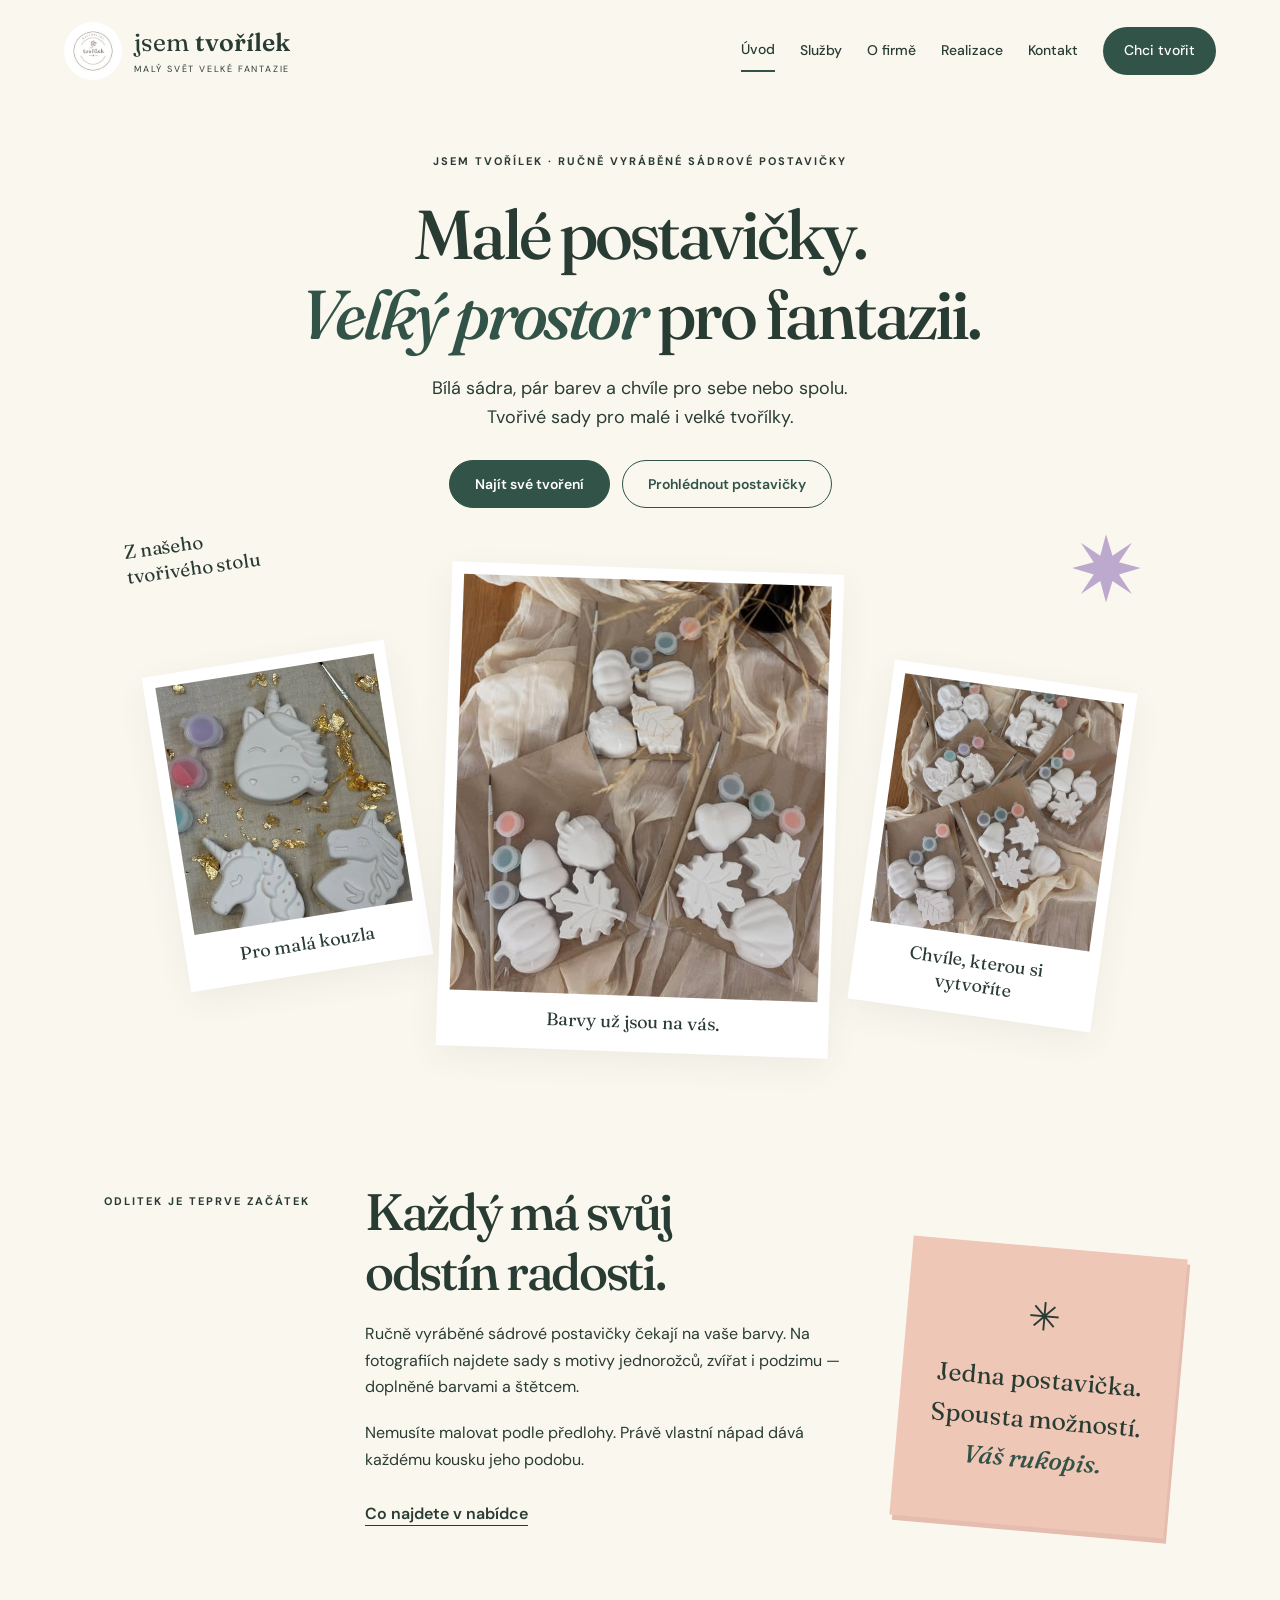
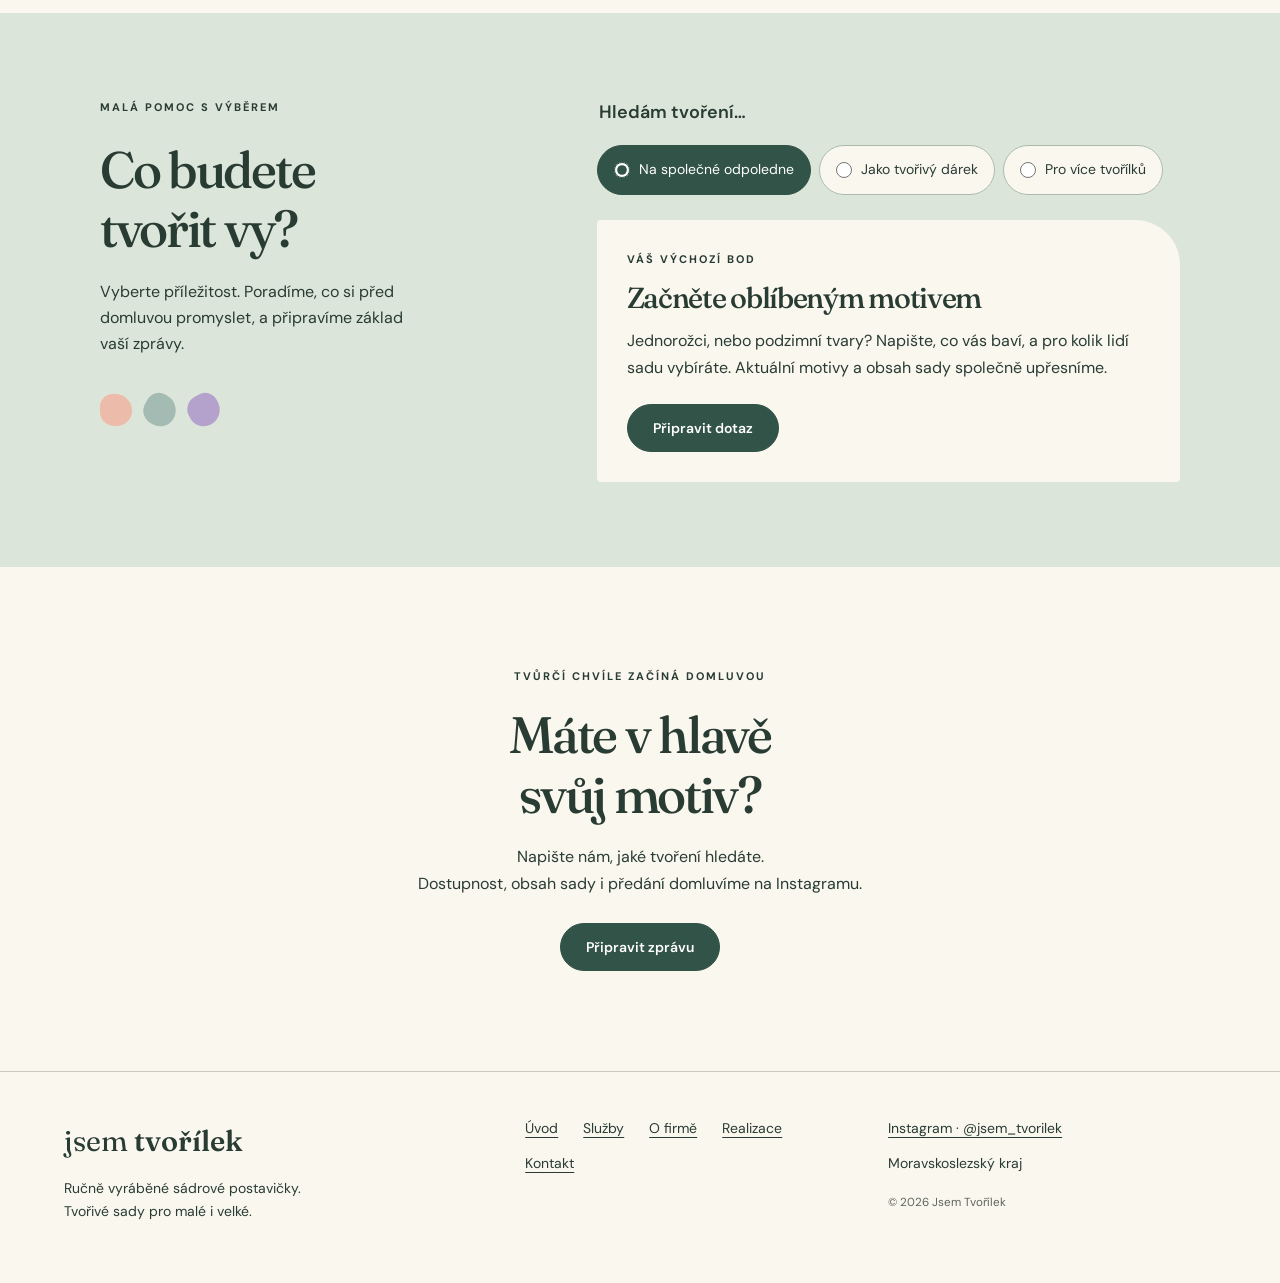
<file: index.html>
<!doctype html><html lang="cs"><head><meta charset="utf-8"><meta name="viewport" content="width=device-width,initial-scale=1"><title>Ručně vyráběné sádrové postavičky | Jsem Tvořílek</title><meta name="description" content="Tvořivé sady Jsem Tvořílek pro malé i velké. Prohlédněte si skutečné sádrové postavičky a připravte dotaz na Instagram."><meta name="theme-color" content="#faf7ef"><link rel="icon" href="/favicon.svg" type="image/svg+xml"><link rel="stylesheet" href="/style.css"><script src="/app.js" defer></script></head><body><a class="skip" href="#obsah">Přeskočit na obsah</a><header><a class="brand" href="/" aria-label="Jsem Tvořílek — úvod"><img src="/logo.jpg" width="58" height="58" alt=""><span>jsem <strong>tvořílek</strong><small>MALÝ SVĚT VELKÉ FANTAZIE</small></span></a><button class="menu-toggle" type="button" aria-expanded="false" aria-controls="navigation">Menu <span aria-hidden="true">☰</span></button><nav id="navigation" aria-label="Hlavní navigace"><a href="/" aria-current="page">Úvod</a><a href="/sluzby/" >Služby</a><a href="/o-firme/" >O firmě</a><a href="/realizace/" >Realizace</a><a href="/kontakt/" >Kontakt</a><a href="/kontakt/" class="nav-cta">Chci tvořit</a></nav></header><main id="obsah"><section class="hero"><span class="eyebrow">JSEM TVOŘÍLEK · RUČNĚ VYRÁBĚNÉ SÁDROVÉ POSTAVIČKY</span><h1>Malé postavičky. <br><em>Velký prostor</em> pro fantazii.</h1><p>Bílá sádra, pár barev a chvíle pro sebe nebo spolu. <br>Tvořivé sady pro malé i velké tvořílky.</p><div class="actions"><a class="button " href="/#vyber">Najít své tvoření</a><a class="button outline" href="/realizace/">Prohlédnout postavičky</a></div><div class="photo-table"><figure class="snap snap-one"><img class="" src="/jednorozci.jpg" alt="Sádroví jednorožci s barvami a štětcem od Tvořílka" width="640" height="640" loading="lazy"><figcaption>Pro malá kouzla</figcaption></figure><figure class="snap snap-main"><img class="" src="/podzim.jpg" alt="Originální podzimní sady s dýněmi, žaludy a listy" width="640" height="640" loading="lazy"><figcaption>Barvy už jsou na vás.</figcaption></figure><figure class="snap snap-three"><img class="" src="/sady.jpg" alt="Výběr skutečných tvořivých sad značky Jsem Tvořílek" width="640" height="640" loading="lazy"><figcaption>Chvíle, kterou si vytvoříte</figcaption></figure><span class="table-star"><svg aria-hidden="true" viewBox="0 0 100 100"><path d="M50 3 59 33 86 15 68 42 98 50 68 59 86 86 59 68 50 98 42 68 15 86 33 59 3 50 33 42 15 15 42 33Z" fill="currentColor"/></svg></span><span class="note">Z našeho <br>tvořivého stolu</span></div></section><section class="intro section"><span class="eyebrow">ODLITEK JE TEPRVE ZAČÁTEK</span><div><h2>Každý má svůj <br>odstín radosti.</h2><p>Ručně vyráběné sádrové postavičky čekají na vaše barvy. Na fotografiích najdete sady s motivy jednorožců, zvířat i podzimu — doplněné barvami a štětcem.</p><p>Nemusíte malovat podle předlohy. Právě vlastní nápad dává každému kousku jeho podobu.</p><a class="text-link" href="/sluzby/">Co najdete v nabídce</a></div><aside class="paper-note"><span aria-hidden="true">✳</span><p>Jedna postavička. <br>Spousta možností. <br><em>Váš rukopis.</em></p></aside></section><section class="chooser section" id="vyber"><div class="choose-intro"><span class="eyebrow">MALÁ POMOC S VÝBĚREM</span><h2>Co budete <br>tvořit vy?</h2><p>Vyberte příležitost. Poradíme, co si před domluvou promyslet, a připravíme základ vaší zprávy.</p><span class="swatches" aria-hidden="true"><i></i><i></i><i></i></span></div><div class="choose-work"><fieldset><legend>Hledám tvoření…</legend><label><input type="radio" name="occasion" value="doma" checked><span>Na společné odpoledne</span></label><label><input type="radio" name="occasion" value="darek"><span>Jako tvořivý dárek</span></label><label><input type="radio" name="occasion" value="skupina"><span>Pro více tvořílků</span></label></fieldset><div class="recommendation" aria-live="polite"><span class="eyebrow">VÁŠ VÝCHOZÍ BOD</span><h3 id="rec-title">Začněte oblíbeným motivem</h3><p id="rec-text">Jednorožci, nebo podzimní tvary? Napište, co vás baví, a pro kolik lidí sadu vybíráte. Aktuální motivy a obsah sady společně upřesníme.</p><a id="rec-link" class="button" href="/kontakt/?prilezitost=doma">Připravit dotaz</a></div></div></section><section class="closing section"><span class="eyebrow">TVŮRČÍ CHVÍLE ZAČÍNÁ DOMLUVOU</span><h2>Máte v hlavě <br>svůj motiv?</h2><p>Napište nám, jaké tvoření hledáte. <br>Dostupnost, obsah sady i předání domluvíme na Instagramu.</p><a class="button " href="/kontakt/">Připravit zprávu</a></section></main><footer><div class="footer-brand">jsem <strong>tvořílek</strong><p>Ručně vyráběné sádrové postavičky. <br>Tvořivé sady pro malé i velké.</p></div><div class="footer-links"><a href="/">Úvod</a><a href="/sluzby/">Služby</a><a href="/o-firme/">O firmě</a><a href="/realizace/">Realizace</a><a href="/kontakt/">Kontakt</a></div><div><a href="https://www.instagram.com/jsem_tvorilek/" target="_blank" rel="noopener">Instagram · @jsem_tvorilek</a><p>Moravskoslezský kraj</p><small>© 2026 Jsem Tvořílek</small></div></footer></body></html>
</file>
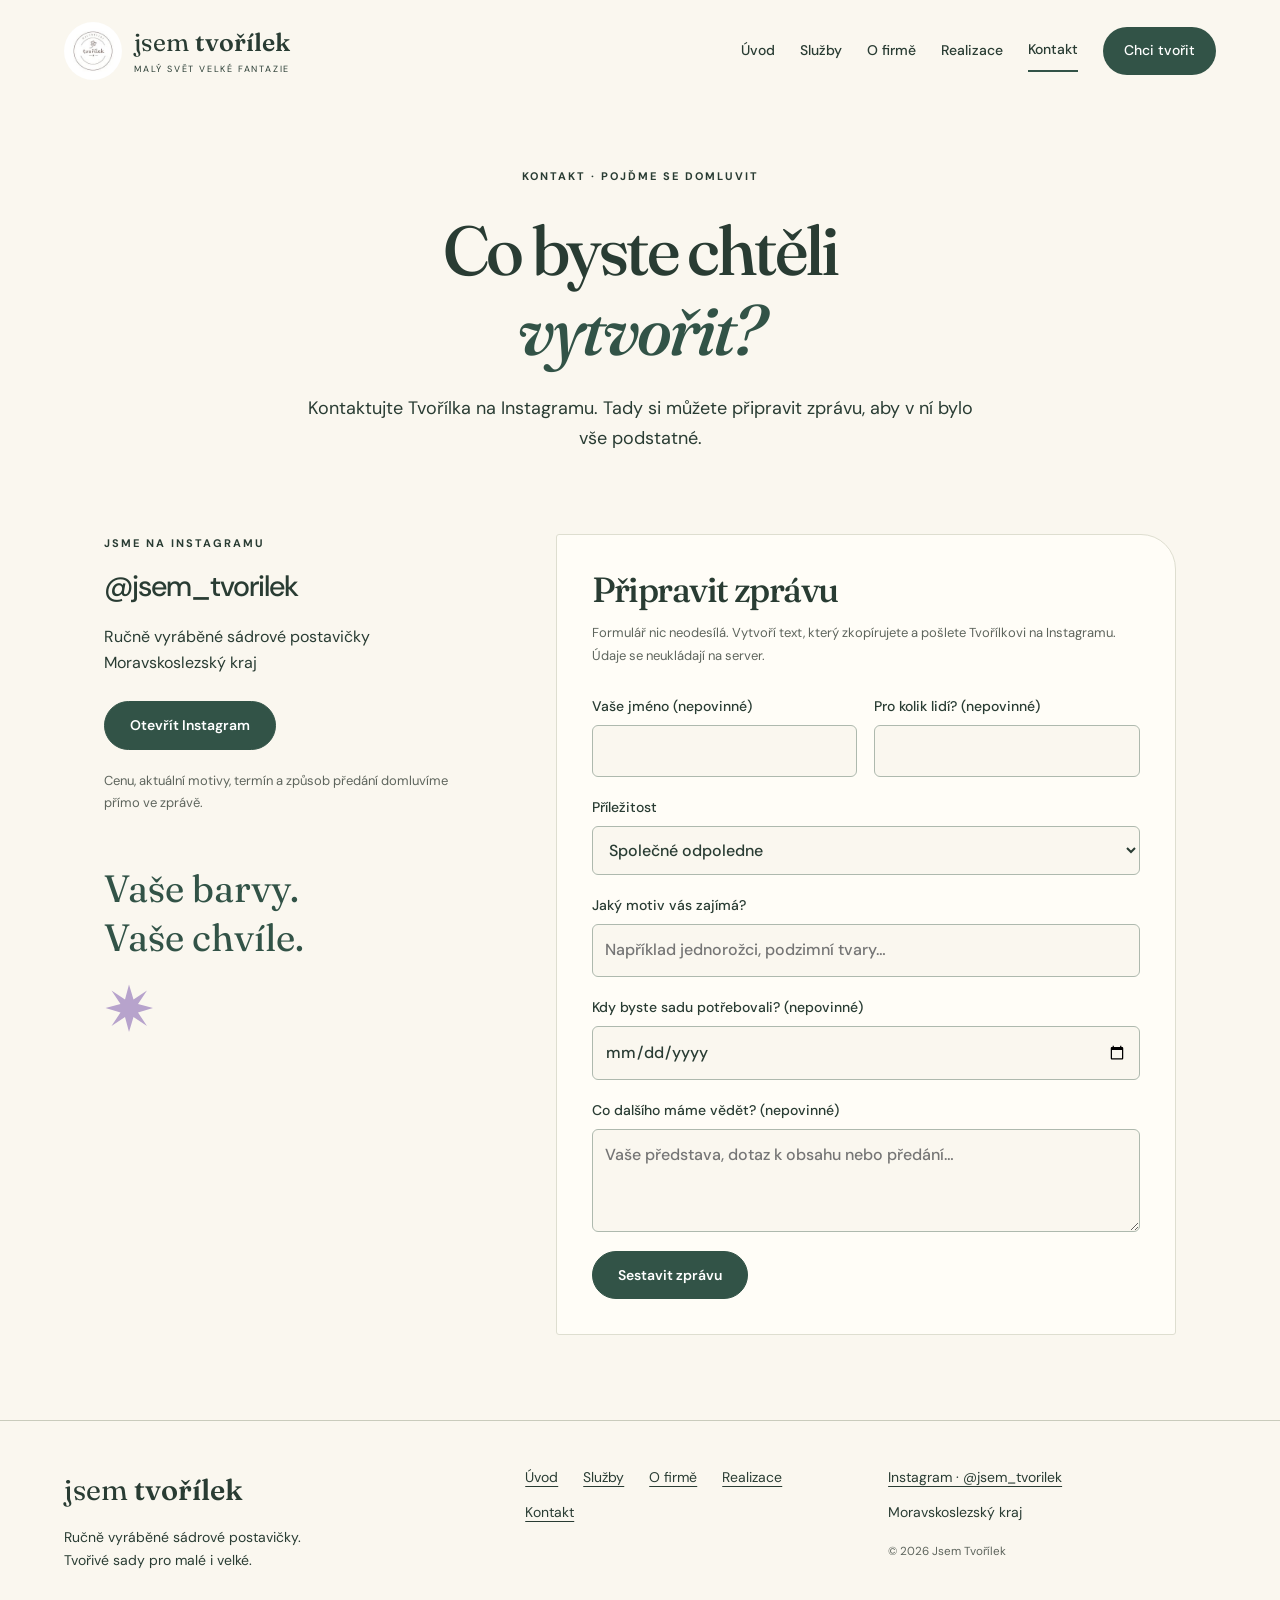
<file: kontakt.html>
<!doctype html><html lang="cs"><head><meta charset="utf-8"><meta name="viewport" content="width=device-width,initial-scale=1"><title>Kontakt a příprava dotazu | Jsem Tvořílek</title><meta name="description" content="Připravte si zprávu k tvořivé sadě Jsem Tvořílek a pošlete ji na Instagram. Působnost: Moravskoslezský kraj."><meta name="theme-color" content="#faf7ef"><link rel="icon" href="/favicon.svg" type="image/svg+xml"><link rel="stylesheet" href="/style.css"><script src="/app.js" defer></script></head><body><a class="skip" href="#obsah">Přeskočit na obsah</a><header><a class="brand" href="/" aria-label="Jsem Tvořílek — úvod"><img src="/logo.jpg" width="58" height="58" alt=""><span>jsem <strong>tvořílek</strong><small>MALÝ SVĚT VELKÉ FANTAZIE</small></span></a><button class="menu-toggle" type="button" aria-expanded="false" aria-controls="navigation">Menu <span aria-hidden="true">☰</span></button><nav id="navigation" aria-label="Hlavní navigace"><a href="/" >Úvod</a><a href="/sluzby/" >Služby</a><a href="/o-firme/" >O firmě</a><a href="/realizace/" >Realizace</a><a href="/kontakt/" aria-current="page">Kontakt</a><a href="/kontakt/" class="nav-cta">Chci tvořit</a></nav></header><main id="obsah"><section class="page-head"><span class="eyebrow">KONTAKT · POJĎME SE DOMLUVIT</span><h1>Co byste chtěli<br><em>vytvořit?</em></h1><p>Kontaktujte Tvořílka na Instagramu. Tady si můžete připravit zprávu, aby v ní bylo vše podstatné.</p></section><section class="contact section"><aside><span class="eyebrow">JSME NA INSTAGRAMU</span><h2>@jsem_tvorilek</h2><p>Ručně vyráběné sádrové postavičky<br>Moravskoslezský kraj</p><a class="button " href="https://www.instagram.com/jsem_tvorilek/">Otevřít Instagram</a><p class="small">Cenu, aktuální motivy, termín a způsob předání domluvíme přímo ve zprávě.</p><div class="contact-note">Vaše barvy.<br>Vaše chvíle.<span aria-hidden="true"><svg aria-hidden="true" viewBox="0 0 100 100"><path d="M50 3 59 33 86 15 68 42 98 50 68 59 86 86 59 68 50 98 42 68 15 86 33 59 3 50 33 42 15 15 42 33Z" fill="currentColor"/></svg></span></div></aside><div class="form-paper"><h2>Připravit zprávu</h2><p class="small">Formulář nic neodesílá. Vytvoří text, který zkopírujete a pošlete Tvořílkovi na Instagramu. Údaje se neukládají na server.</p><form id="inquiry"><div class="form-pair"><label>Vaše jméno (nepovinné)<input name="jmeno" autocomplete="given-name" maxlength="80"></label><label>Pro kolik lidí? (nepovinné)<input name="pocet" type="number" min="1" max="500" inputmode="numeric"></label></div><label>Příležitost<select name="prilezitost"><option value="doma">Společné odpoledne</option><option value="darek">Tvořivý dárek</option><option value="skupina">Tvoření pro více lidí</option><option value="jine">Něco jiného</option></select></label><label>Jaký motiv vás zajímá?<input name="motiv" required maxlength="160" placeholder="Například jednorožci, podzimní tvary…"></label><label>Kdy byste sadu potřebovali? (nepovinné)<input type="date" name="termin"></label><label>Co dalšího máme vědět? (nepovinné)<textarea name="poznamka" rows="3" maxlength="1500" placeholder="Vaše představa, dotaz k obsahu nebo předání…"></textarea></label><button class="button" type="submit">Sestavit zprávu</button></form><section class="message-result" id="result" hidden><h3>Vaše zpráva je připravená</h3><label for="message">Text ke zkopírování</label><textarea id="message" rows="9" readonly></textarea><div class="actions"><button class="button" type="button" id="copy">Zkopírovat zprávu</button><a class="button outline" href="https://www.instagram.com/jsem_tvorilek/">Otevřít Instagram</a></div><p id="copy-status" role="status">Zpráva zatím nebyla odeslána. Zkopírujte ji a vložte do zprávy na Instagramu.</p></section></div></section></main><footer><div class="footer-brand">jsem <strong>tvořílek</strong><p>Ručně vyráběné sádrové postavičky.<br>Tvořivé sady pro malé i velké.</p></div><div class="footer-links"><a href="/">Úvod</a><a href="/sluzby/">Služby</a><a href="/o-firme/">O firmě</a><a href="/realizace/">Realizace</a><a href="/kontakt/">Kontakt</a></div><div><a href="https://www.instagram.com/jsem_tvorilek/" target="_blank" rel="noopener">Instagram · @jsem_tvorilek</a><p>Moravskoslezský kraj</p><small>© 2026 Jsem Tvořílek</small></div></footer></body></html>
</file>
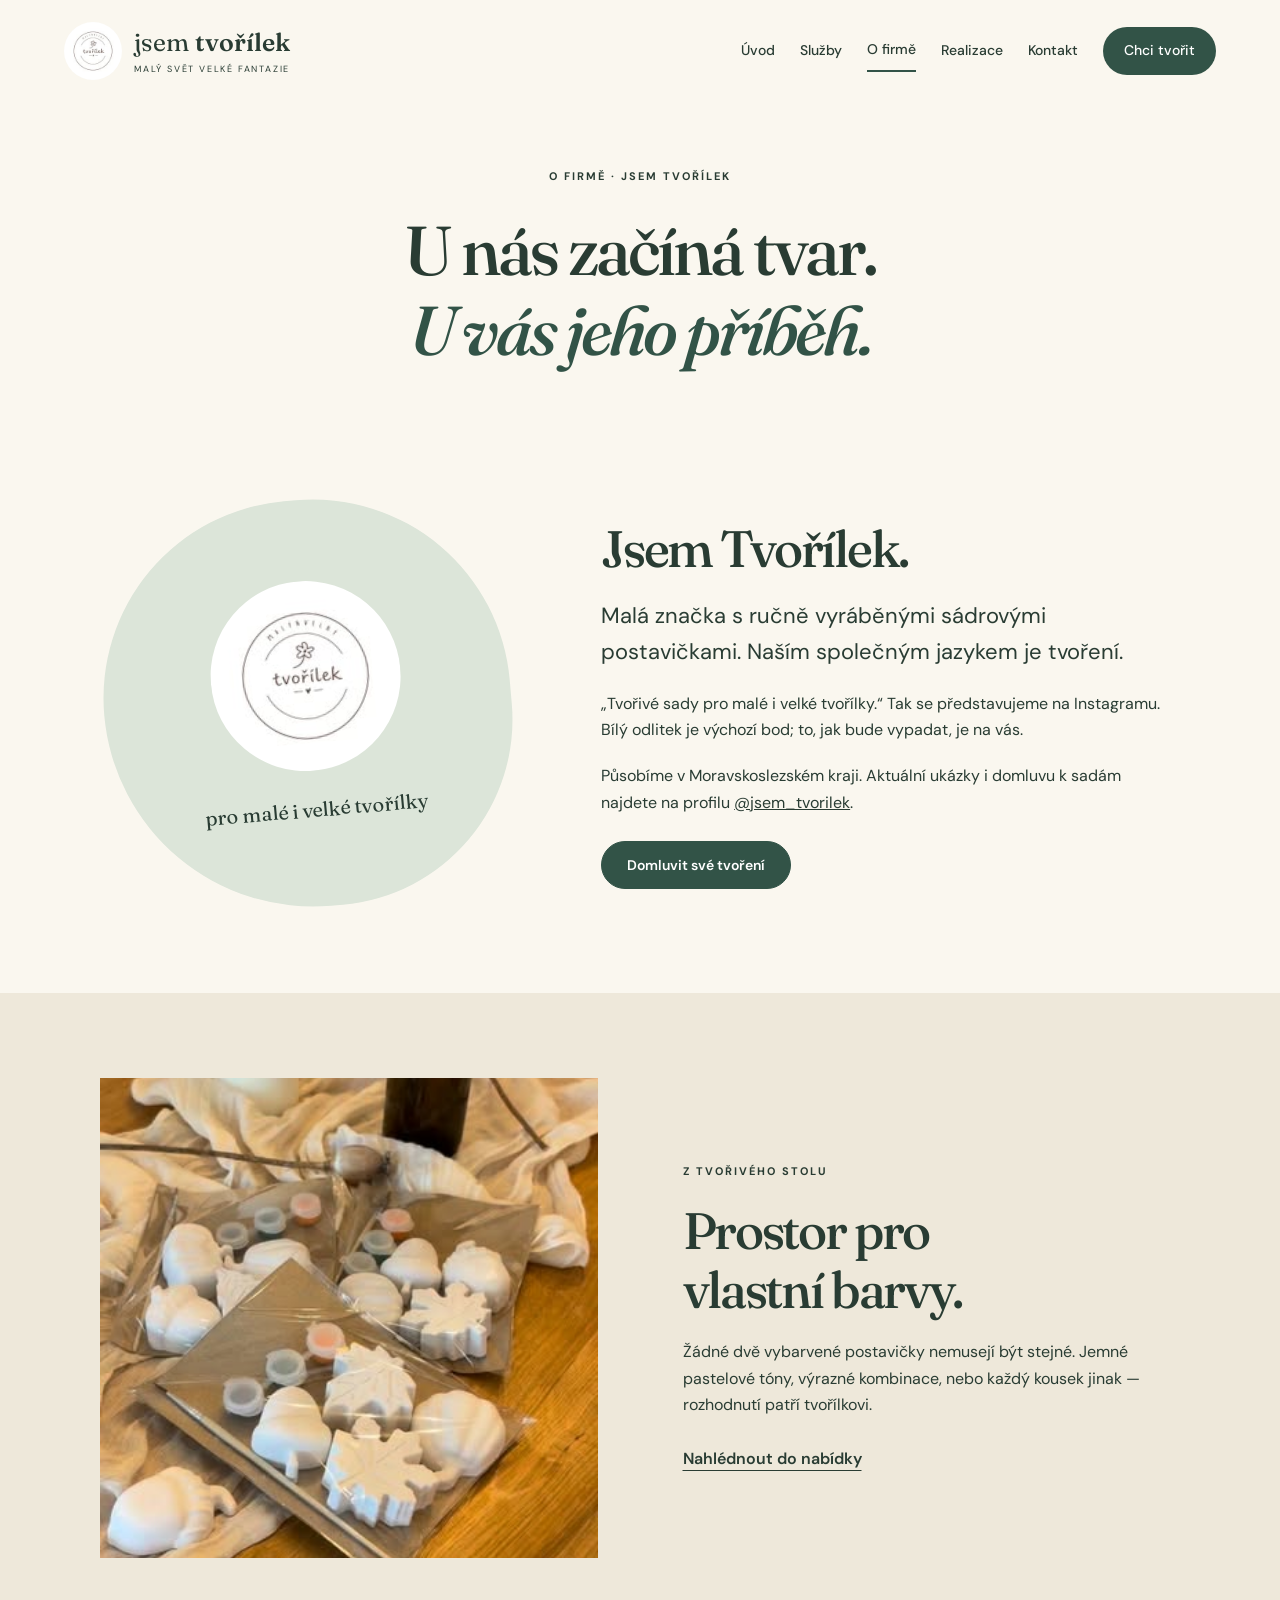
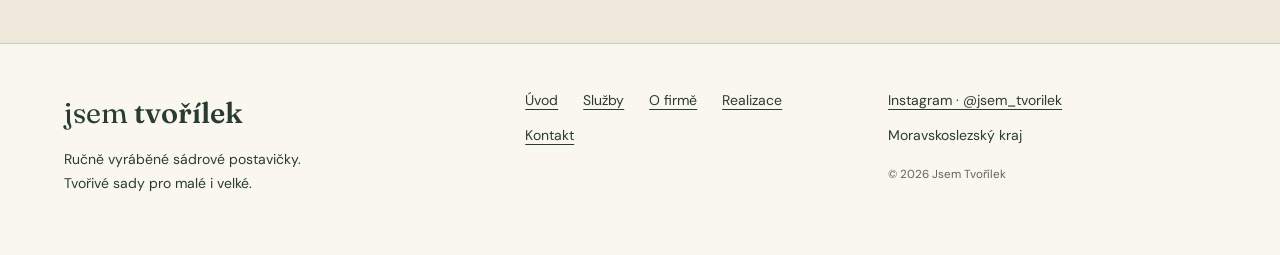
<file: o-firme.html>
<!doctype html><html lang="cs"><head><meta charset="utf-8"><meta name="viewport" content="width=device-width,initial-scale=1"><title>O firmě | Jsem Tvořílek</title><meta name="description" content="Jsem Tvořílek — ručně vyráběné sádrové postavičky a tvořivé sady pro malé i velké v Moravskoslezském kraji."><meta name="theme-color" content="#faf7ef"><link rel="icon" href="/favicon.svg" type="image/svg+xml"><link rel="stylesheet" href="/style.css"><script src="/app.js" defer></script></head><body><a class="skip" href="#obsah">Přeskočit na obsah</a><header><a class="brand" href="/" aria-label="Jsem Tvořílek — úvod"><img src="/logo.jpg" width="58" height="58" alt=""><span>jsem <strong>tvořílek</strong><small>MALÝ SVĚT VELKÉ FANTAZIE</small></span></a><button class="menu-toggle" type="button" aria-expanded="false" aria-controls="navigation">Menu <span aria-hidden="true">☰</span></button><nav id="navigation" aria-label="Hlavní navigace"><a href="/" >Úvod</a><a href="/sluzby/" >Služby</a><a href="/o-firme/" aria-current="page">O firmě</a><a href="/realizace/" >Realizace</a><a href="/kontakt/" >Kontakt</a><a href="/kontakt/" class="nav-cta">Chci tvořit</a></nav></header><main id="obsah"><section class="page-head"><span class="eyebrow">O FIRMĚ · JSEM TVOŘÍLEK</span><h1>U nás začíná tvar.<br><em>U vás jeho příběh.</em></h1></section><section class="about section"><div class="about-logo"><img src="/logo.jpg" alt="Originální logo Tvořílek" width="150" height="150"><span>pro malé i velké tvořílky</span></div><div><h2>Jsem Tvořílek.</h2><p class="lead">Malá značka s ručně vyráběnými sádrovými postavičkami. Naším společným jazykem je tvoření.</p><p>„Tvořivé sady pro malé i velké tvořílky.“ Tak se představujeme na Instagramu. Bílý odlitek je výchozí bod; to, jak bude vypadat, je na vás.</p><p>Působíme v Moravskoslezském kraji. Aktuální ukázky i domluvu k sadám najdete na profilu <a href="https://www.instagram.com/jsem_tvorilek/" target="_blank" rel="noopener">@jsem_tvorilek</a>.</p><a class="button " href="/kontakt/">Domluvit své tvoření</a></div></section><section class="atelier section"><figure><img class="" src="/atelier.jpg" alt="Tvořivé sady Tvořílka na dřevěném stole" width="640" height="640" loading="lazy"></figure><div><span class="eyebrow">Z TVOŘIVÉHO STOLU</span><h2>Prostor pro<br>vlastní barvy.</h2><p>Žádné dvě vybarvené postavičky nemusejí být stejné. Jemné pastelové tóny, výrazné kombinace, nebo každý kousek jinak — rozhodnutí patří tvořílkovi.</p><a class="text-link" href="/realizace/">Nahlédnout do nabídky</a></div></section></main><footer><div class="footer-brand">jsem <strong>tvořílek</strong><p>Ručně vyráběné sádrové postavičky.<br>Tvořivé sady pro malé i velké.</p></div><div class="footer-links"><a href="/">Úvod</a><a href="/sluzby/">Služby</a><a href="/o-firme/">O firmě</a><a href="/realizace/">Realizace</a><a href="/kontakt/">Kontakt</a></div><div><a href="https://www.instagram.com/jsem_tvorilek/" target="_blank" rel="noopener">Instagram · @jsem_tvorilek</a><p>Moravskoslezský kraj</p><small>© 2026 Jsem Tvořílek</small></div></footer></body></html>
</file>
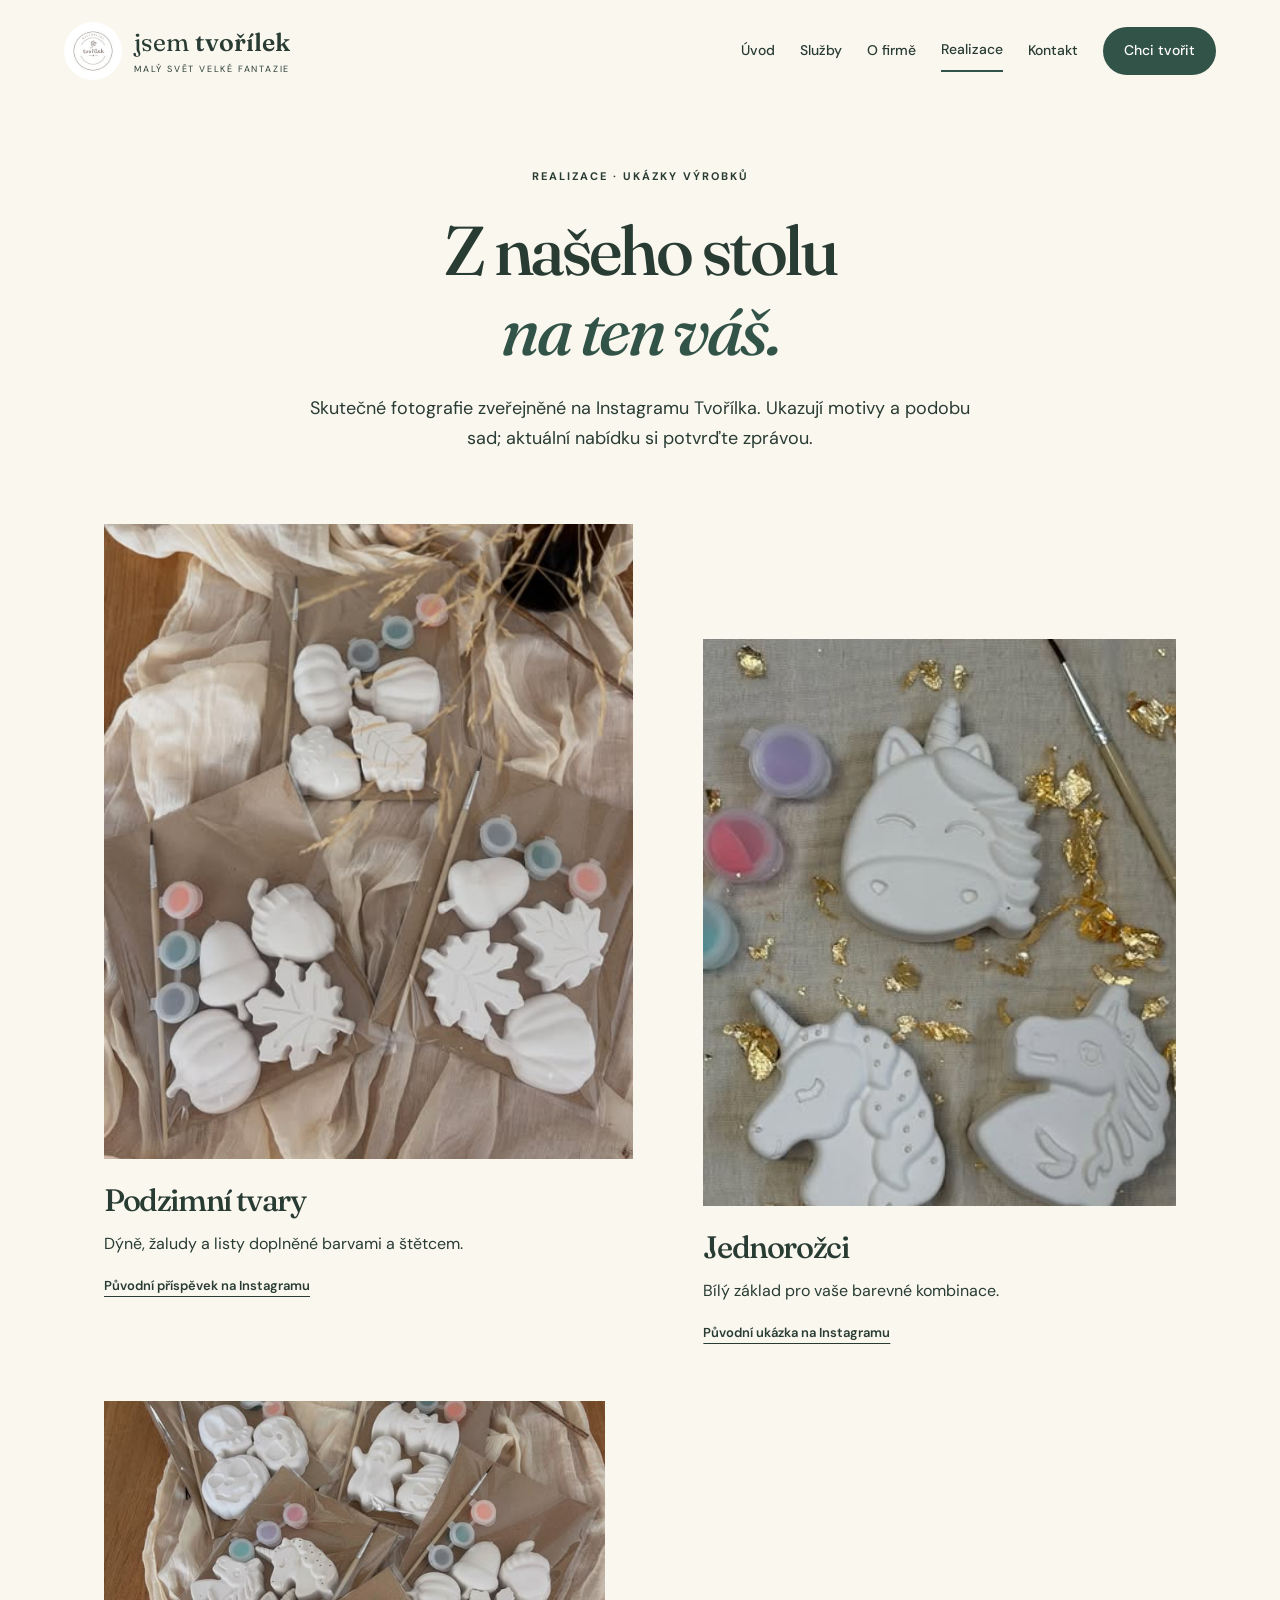
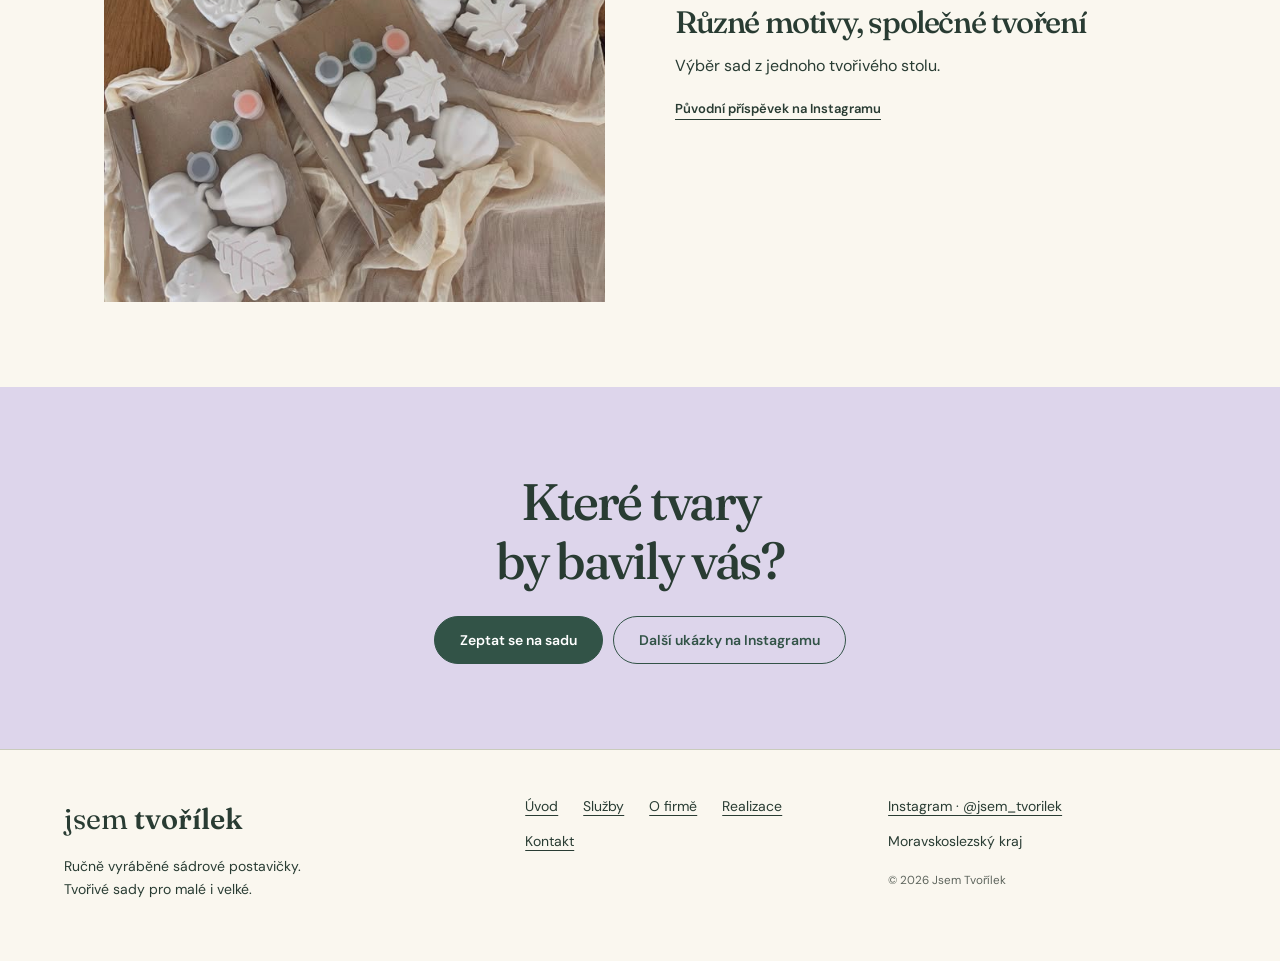
<file: realizace.html>
<!doctype html><html lang="cs"><head><meta charset="utf-8"><meta name="viewport" content="width=device-width,initial-scale=1"><title>Realizace a ukázky výrobků | Jsem Tvořílek</title><meta name="description" content="Autentické fotografie sádrových postaviček a tvořivých sad z Instagramu Jsem Tvořílek."><meta name="theme-color" content="#faf7ef"><link rel="icon" href="/favicon.svg" type="image/svg+xml"><link rel="stylesheet" href="/style.css"><script src="/app.js" defer></script></head><body><a class="skip" href="#obsah">Přeskočit na obsah</a><header><a class="brand" href="/" aria-label="Jsem Tvořílek — úvod"><img src="/logo.jpg" width="58" height="58" alt=""><span>jsem <strong>tvořílek</strong><small>MALÝ SVĚT VELKÉ FANTAZIE</small></span></a><button class="menu-toggle" type="button" aria-expanded="false" aria-controls="navigation">Menu <span aria-hidden="true">☰</span></button><nav id="navigation" aria-label="Hlavní navigace"><a href="/" >Úvod</a><a href="/sluzby/" >Služby</a><a href="/o-firme/" >O firmě</a><a href="/realizace/" aria-current="page">Realizace</a><a href="/kontakt/" >Kontakt</a><a href="/kontakt/" class="nav-cta">Chci tvořit</a></nav></header><main id="obsah"><section class="page-head"><span class="eyebrow">REALIZACE · UKÁZKY VÝROBKŮ</span><h1>Z našeho stolu<br><em>na ten váš.</em></h1><p>Skutečné fotografie zveřejněné na Instagramu Tvořílka. Ukazují motivy a podobu sad; aktuální nabídku si potvrďte zprávou.</p></section><section class="gallery section"><figure class="gallery-large"><img class="" src="/podzim.jpg" alt="Podzimní sady s dýněmi, žaludy a listy" width="640" height="640" loading="lazy"><figcaption><h2>Podzimní tvary</h2><p>Dýně, žaludy a listy doplněné barvami a štětcem.</p><a class="text-link" href="https://www.instagram.com/jsem_tvorilek/p/DeHsmeDDux4/" target="_blank" rel="noopener">Původní příspěvek na Instagramu</a></figcaption></figure><figure><img class="" src="/jednorozci.jpg" alt="Tři sádroví jednorožci s pastelovými barvami" width="640" height="640" loading="lazy"><figcaption><h2>Jednorožci</h2><p>Bílý základ pro vaše barevné kombinace.</p><a class="text-link" href="https://www.instagram.com/jsem_tvorilek/reel/DeOxXgvOLzq/" target="_blank" rel="noopener">Původní ukázka na Instagramu</a></figcaption></figure><figure><img class="" src="/sady.jpg" alt="Výběr sad se zvířaty a podzimními motivy" width="640" height="640" loading="lazy"><figcaption><h2>Různé motivy, společné tvoření</h2><p>Výběr sad z jednoho tvořivého stolu.</p><a class="text-link" href="https://www.instagram.com/jsem_tvorilek/p/DeHri1QO8y4/" target="_blank" rel="noopener">Původní příspěvek na Instagramu</a></figcaption></figure></section><section class="gallery-end section"><h2>Které tvary<br>by bavily vás?</h2><a class="button " href="/kontakt/">Zeptat se na sadu</a><a class="button outline" href="https://www.instagram.com/jsem_tvorilek/">Další ukázky na Instagramu</a></section></main><footer><div class="footer-brand">jsem <strong>tvořílek</strong><p>Ručně vyráběné sádrové postavičky.<br>Tvořivé sady pro malé i velké.</p></div><div class="footer-links"><a href="/">Úvod</a><a href="/sluzby/">Služby</a><a href="/o-firme/">O firmě</a><a href="/realizace/">Realizace</a><a href="/kontakt/">Kontakt</a></div><div><a href="https://www.instagram.com/jsem_tvorilek/" target="_blank" rel="noopener">Instagram · @jsem_tvorilek</a><p>Moravskoslezský kraj</p><small>© 2026 Jsem Tvořílek</small></div></footer></body></html>
</file>
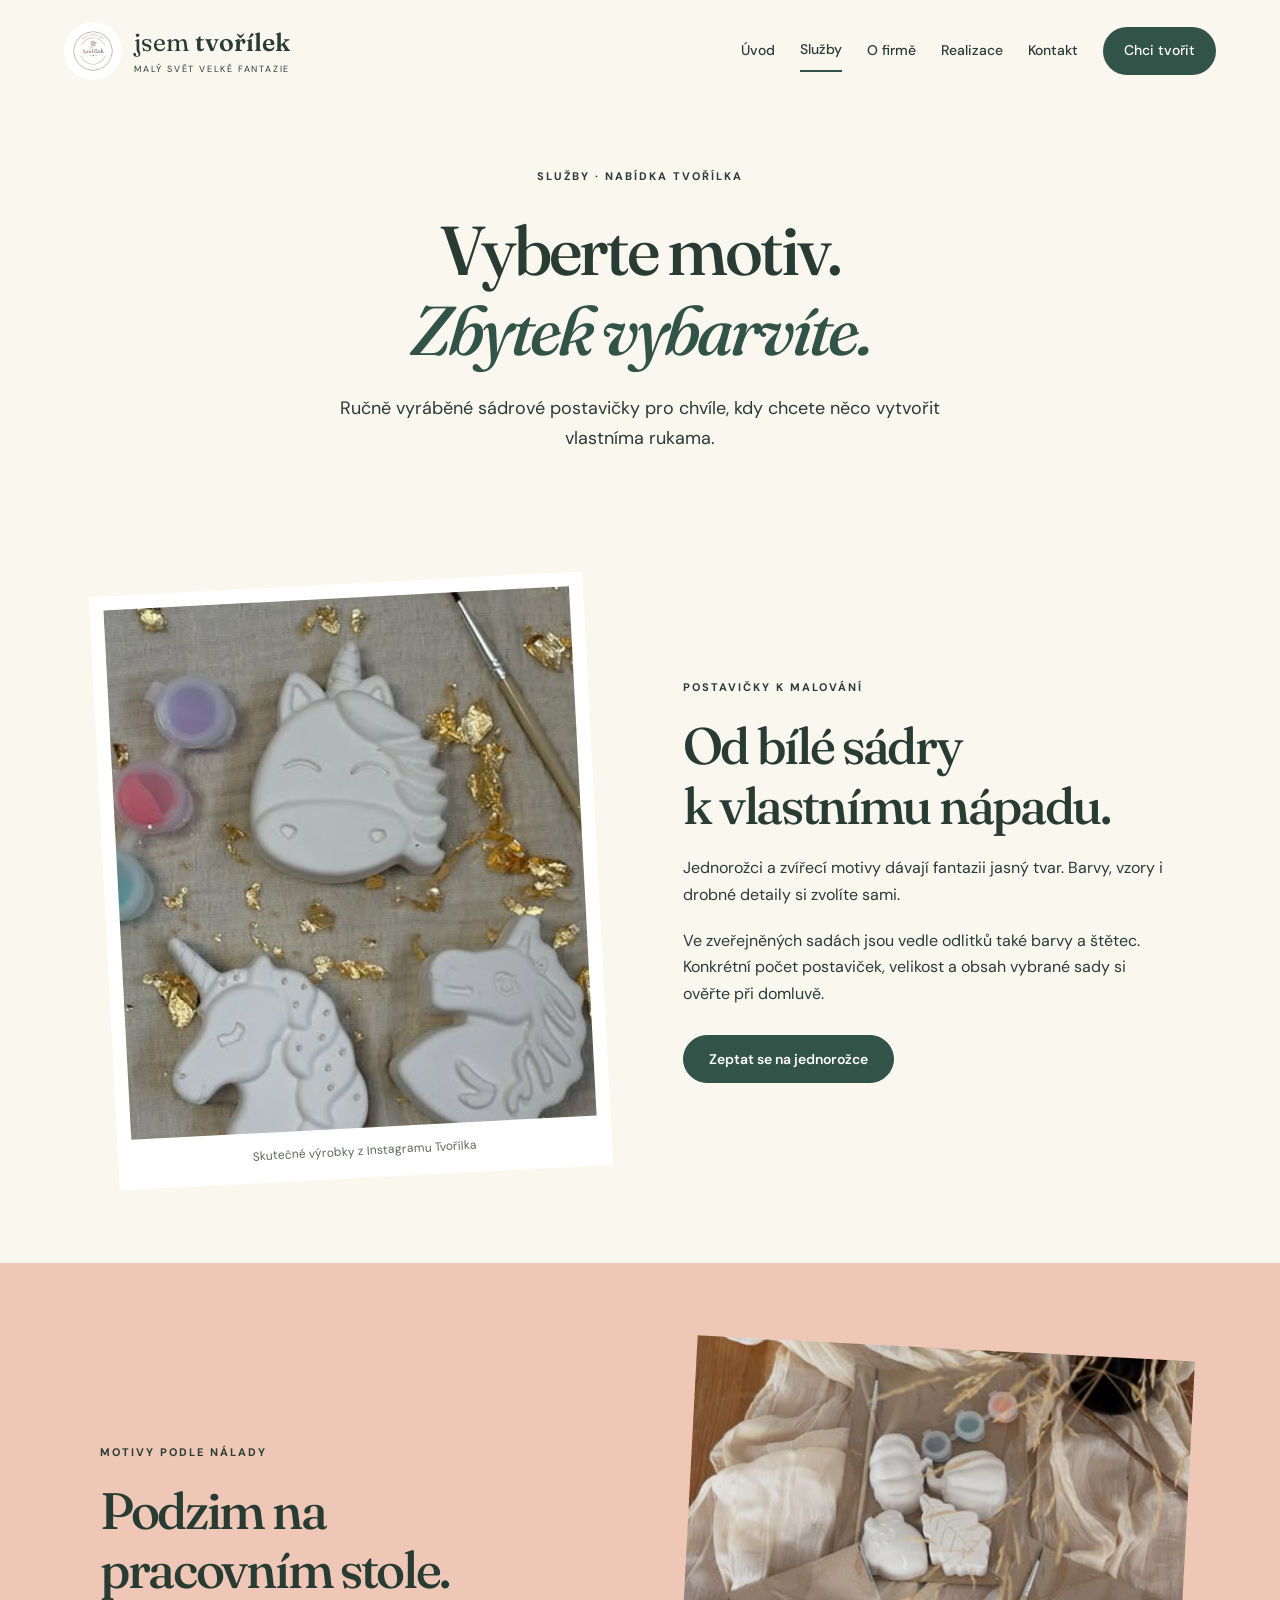
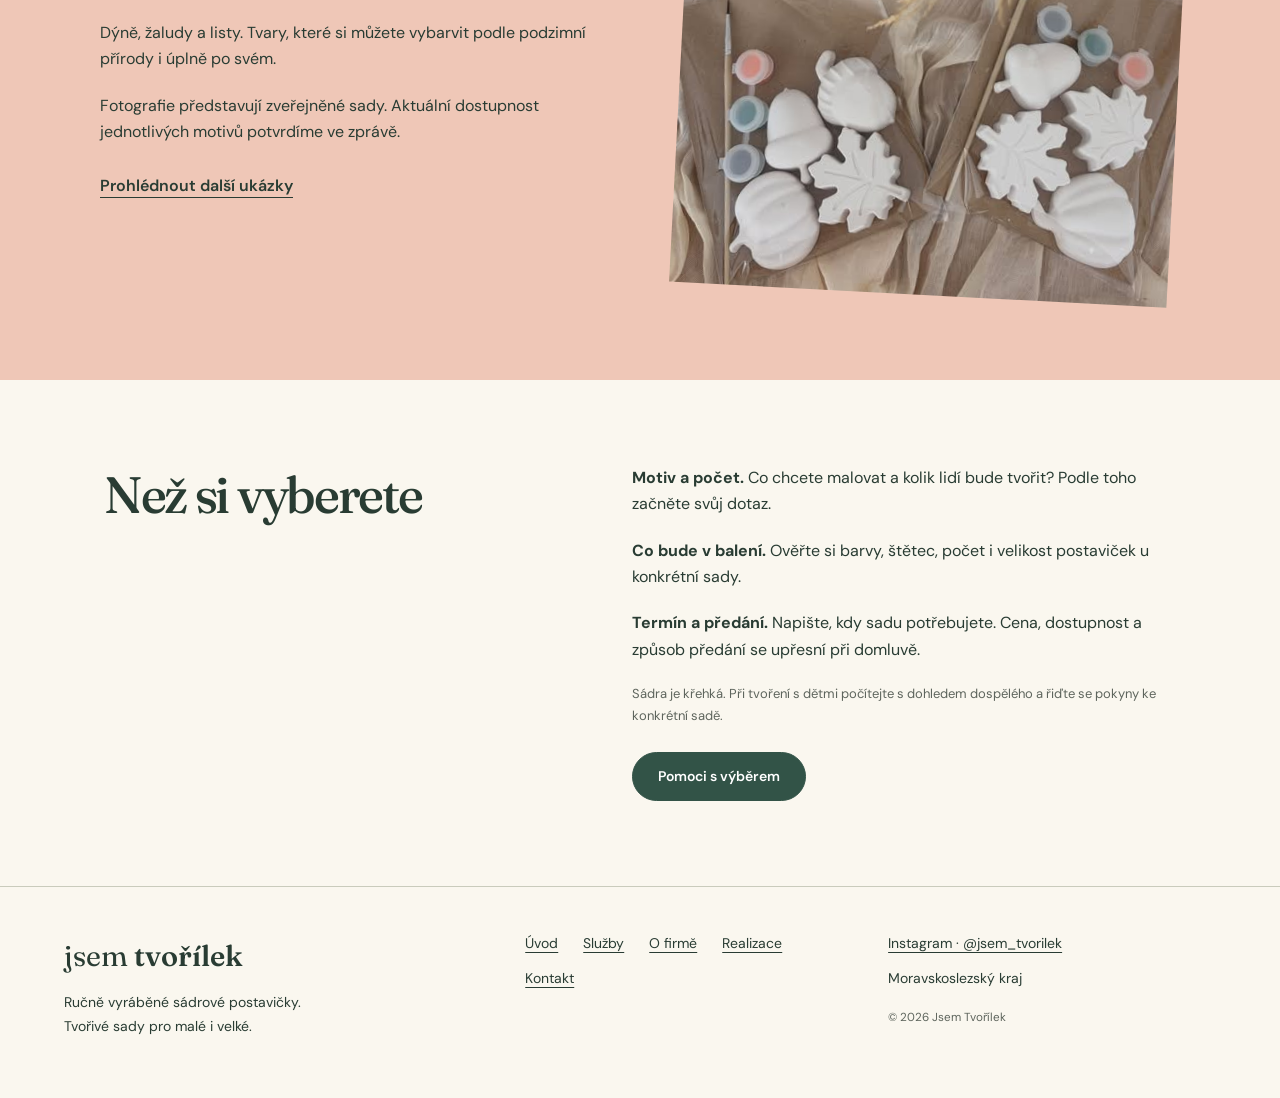
<file: sluzby.html>
<!doctype html><html lang="cs"><head><meta charset="utf-8"><meta name="viewport" content="width=device-width,initial-scale=1"><title>Služby a tvořivé sady | Jsem Tvořílek</title><meta name="description" content="Sádrové postavičky a tvořivé sady Jsem Tvořílek. Podívejte se na motivy a co si ověřit při výběru."><meta name="theme-color" content="#faf7ef"><link rel="icon" href="/favicon.svg" type="image/svg+xml"><link rel="stylesheet" href="/style.css"><script src="/app.js" defer></script></head><body><a class="skip" href="#obsah">Přeskočit na obsah</a><header><a class="brand" href="/" aria-label="Jsem Tvořílek — úvod"><img src="/logo.jpg" width="58" height="58" alt=""><span>jsem <strong>tvořílek</strong><small>MALÝ SVĚT VELKÉ FANTAZIE</small></span></a><button class="menu-toggle" type="button" aria-expanded="false" aria-controls="navigation">Menu <span aria-hidden="true">☰</span></button><nav id="navigation" aria-label="Hlavní navigace"><a href="/" >Úvod</a><a href="/sluzby/" aria-current="page">Služby</a><a href="/o-firme/" >O firmě</a><a href="/realizace/" >Realizace</a><a href="/kontakt/" >Kontakt</a><a href="/kontakt/" class="nav-cta">Chci tvořit</a></nav></header><main id="obsah"><section class="page-head"><span class="eyebrow">SLUŽBY · NABÍDKA TVOŘÍLKA</span><h1>Vyberte motiv.<br><em>Zbytek vybarvíte.</em></h1><p>Ručně vyráběné sádrové postavičky pro chvíle, kdy chcete něco vytvořit vlastníma rukama.</p></section><section class="offer section"><figure><img class="" src="/jednorozci.jpg" alt="Bílí sádroví jednorožci, pastelové barvy a štětec" width="640" height="640" loading="lazy"><figcaption>Skutečné výrobky z Instagramu Tvořílka</figcaption></figure><div><span class="eyebrow">POSTAVIČKY K MALOVÁNÍ</span><h2>Od bílé sádry<br>k vlastnímu nápadu.</h2><p>Jednorožci a zvířecí motivy dávají fantazii jasný tvar. Barvy, vzory i drobné detaily si zvolíte sami.</p><p>Ve zveřejněných sadách jsou vedle odlitků také barvy a štětec. Konkrétní počet postaviček, velikost a obsah vybrané sady si ověřte při domluvě.</p><a class="button " href="/kontakt/?motiv=Jednorožci">Zeptat se na jednorožce</a></div></section><section class="season section"><div><span class="eyebrow">MOTIVY PODLE NÁLADY</span><h2>Podzim na<br>pracovním stole.</h2><p>Dýně, žaludy a listy. Tvary, které si můžete vybarvit podle podzimní přírody i úplně po svém.</p><p>Fotografie představují zveřejněné sady. Aktuální dostupnost jednotlivých motivů potvrdíme ve zprávě.</p><a class="text-link" href="/realizace/">Prohlédnout další ukázky</a></div><figure><img class="" src="/podzim.jpg" alt="Tři podzimní sady s dýněmi, žaludy a listy" width="640" height="640" loading="lazy"></figure></section><section class="practical section"><h2>Než si vyberete</h2><div><p><strong>Motiv a počet.</strong> Co chcete malovat a kolik lidí bude tvořit? Podle toho začněte svůj dotaz.</p><p><strong>Co bude v balení.</strong> Ověřte si barvy, štětec, počet i velikost postaviček u konkrétní sady.</p><p><strong>Termín a předání.</strong> Napište, kdy sadu potřebujete. Cena, dostupnost a způsob předání se upřesní při domluvě.</p><p class="small">Sádra je křehká. Při tvoření s dětmi počítejte s dohledem dospělého a řiďte se pokyny ke konkrétní sadě.</p><a class="button " href="/#vyber">Pomoci s výběrem</a></div></section></main><footer><div class="footer-brand">jsem <strong>tvořílek</strong><p>Ručně vyráběné sádrové postavičky.<br>Tvořivé sady pro malé i velké.</p></div><div class="footer-links"><a href="/">Úvod</a><a href="/sluzby/">Služby</a><a href="/o-firme/">O firmě</a><a href="/realizace/">Realizace</a><a href="/kontakt/">Kontakt</a></div><div><a href="https://www.instagram.com/jsem_tvorilek/" target="_blank" rel="noopener">Instagram · @jsem_tvorilek</a><p>Moravskoslezský kraj</p><small>© 2026 Jsem Tvořílek</small></div></footer></body></html>
</file>
<file: style.css>
@import url('https://fonts.googleapis.com/css2?family=DM+Sans:wght@400;500;600;700&family=Fraunces:ital,wght@0,500;0,600;1,500&display=swap');
:root{--paper:#faf7ef;--ink:#293c33;--green:#325347;--rose:#efc7b7;--mint:#dce5d9;--purple:#ddd5eb;--muted:#5e655d;--border:#c9cbbc}*{box-sizing:border-box}html{scroll-behavior:smooth;scroll-padding-top:25px}body{margin:0;background:var(--paper);color:var(--ink);font-family:'DM Sans',Arial,sans-serif;line-height:1.65;font-size:16px}h1,h2,h3,p,figure{margin:0}h1,h2,h3{font-family:'Fraunces',Georgia,serif;font-weight:500;line-height:1.16;letter-spacing:-.045em;text-wrap:balance}h1{font-size:clamp(40px,5.4vw,76px)}h2{font-size:clamp(34px,4vw,55px)}h3{font-size:29px}em{font-weight:500;color:var(--green)}p{margin-top:20px}a{color:inherit}button,input,select,textarea{font:inherit}button,a,input,select,textarea{-webkit-tap-highlight-color:transparent}a:focus-visible,button:focus-visible,input:focus-visible,select:focus-visible,textarea:focus-visible{outline:3px solid #75539b;outline-offset:5px}img{display:block;max-width:100%;object-fit:cover}button{cursor:pointer}header{max-width:1360px;padding:22px 5%;margin:auto;display:flex;align-items:center;justify-content:space-between;gap:25px}.brand{display:flex;align-items:center;gap:12px;text-decoration:none;line-height:1.2;font-family:'Fraunces',Georgia,serif;font-size:25px;white-space:nowrap}.brand img{border-radius:50%;width:58px;height:58px}.brand strong,.footer-brand strong{font-weight:600}.brand small{display:block;font:9px 'DM Sans',sans-serif;letter-spacing:1.8px;margin-top:6px}nav{display:flex;align-items:center;gap:25px}nav a{text-decoration:none;font-size:14px;font-weight:500;white-space:nowrap}nav a:not(.nav-cta){padding:8px 0}nav a[aria-current]{border-bottom:2px solid var(--green)}nav a:hover{color:#75539b}.nav-cta{background:var(--green);color:white;padding:12px 21px;border-radius:50px}.nav-cta:hover{background:#243e33;color:white}.menu-toggle{display:none}.skip{position:absolute;left:16px;top:-100px;background:white;padding:12px;z-index:20}.skip:focus{top:12px}.eyebrow{font-size:11px;letter-spacing:2px;font-weight:700;display:block}.hero{text-align:center;padding:50px 5% 0;overflow:hidden}.hero h1{margin-top:24px}.hero>p{font-size:18px;line-height:1.6}.actions{display:flex;align-items:center;gap:12px;flex-wrap:wrap}.hero .actions{justify-content:center;margin:28px 0}.button{display:inline-flex;align-items:center;justify-content:center;text-decoration:none;background:var(--green);border:1px solid var(--green);border-radius:50px;color:#fff;font-size:14px;font-weight:600;padding:14px 25px;min-height:48px;line-height:1.3;transition:background .15s}.button:hover{background:#243e33}.button.outline{background:transparent;color:var(--green)}.button.outline:hover{background:var(--mint)}.text-link{text-underline-offset:6px;text-decoration-thickness:1px;font-weight:600;display:inline-block;margin-top:28px}.text-link:hover{color:#75539b}.photo-table{position:relative;max-width:1040px;display:flex;align-items:center;justify-content:center;gap:34px;margin:60px auto 45px;padding:0 30px}.snap{background:#fff;padding:12px 12px 0;box-shadow:0 10px 32px #293c3310}.snap img{width:100%;aspect-ratio:1/1.13;height:auto}.snap figcaption{font-family:'Fraunces',Georgia,serif;font-size:18px;padding:14px 5px 18px;line-height:1.35}.snap-one{width:25%;transform:rotate(-9deg);margin-top:12px}.snap-main{width:40%;transform:rotate(2deg)}.snap-three{width:25%;transform:rotate(8deg);margin-top:72px}.table-star{position:absolute;width:72px;color:#bda9cd;right:18px;top:-36px}.note{font-family:'Fraunces',Georgia,serif;font-size:19px;position:absolute;left:5px;top:-37px;transform:rotate(-8deg);line-height:1.3;text-align:left}.section{max-width:1200px;margin:auto;padding:85px 5%}.intro{display:grid;grid-template-columns:.55fr 1.25fr .7fr;gap:45px;align-items:start}.intro>.eyebrow{padding-top:10px;line-height:1.7}.intro p{max-width:490px}.paper-note{background:var(--rose);padding:38px 28px;margin-top:65px;transform:rotate(5deg);text-align:center;box-shadow:3px 5px 0 #e5bcae}.paper-note span{font-size:39px}.paper-note p{font-family:'Fraunces',Georgia,serif;font-size:25px;line-height:1.6;margin:10px 0}.chooser{max-width:none;background:var(--mint);display:grid;grid-template-columns:1fr 1.4fr;gap:80px;padding-left:max(5%,calc((100% - 1080px)/2));padding-right:max(5%,calc((100% - 1080px)/2))}.chooser h2{margin-top:24px}.choose-intro p{max-width:320px}.swatches{display:flex;gap:12px;margin-top:36px}.swatches i{display:block;width:32px;height:32px;background:#edbba9;border-radius:43% 57% 52% 48%}.swatches i:nth-child(2){background:#a3bbb2;transform:rotate(30deg)}.swatches i:nth-child(3){background:#b5a2cc;transform:rotate(60deg)}fieldset{border:0;padding:0;margin:0}legend{font-weight:600;font-size:18px;margin-bottom:18px}fieldset label{display:inline-flex;gap:9px;align-items:center;margin:0 8px 10px 0;padding:12px 16px;border:1px solid #abbcac;border-radius:50px;background:var(--paper);font-size:14px;cursor:pointer}fieldset label:has(input:checked){background:var(--green);color:white;border-color:var(--green)}input[type=radio]{accent-color:#325347;width:16px;height:16px;margin:0}.recommendation{background:var(--paper);padding:30px;margin-top:15px;border-radius:4px 45px 4px 4px}.recommendation h3{margin-top:13px}.recommendation p{margin:14px 0 23px}.closing{text-align:center;padding-top:100px;padding-bottom:100px}.closing h2{margin-top:20px}.closing .button{margin-top:26px}footer{border-top:1px solid var(--border);max-width:1360px;padding:45px 5%;margin:auto;display:grid;grid-template-columns:1.3fr 1fr 1fr;gap:35px;font-size:14px}footer p{margin:12px 0 15px}.footer-brand{font-family:'Fraunces',Georgia,serif;font-size:29px}.footer-brand p{font-family:'DM Sans',sans-serif;font-size:14px}.footer-links{display:flex;flex-wrap:wrap;align-content:start;gap:12px 25px}footer a{text-underline-offset:4px}footer small{color:var(--muted)}.page-head{max-width:1120px;margin:auto;padding:65px 5% 45px;text-align:center}.page-head h1{margin-top:25px}.page-head p{max-width:680px;margin:24px auto 0;font-size:18px}.offer,.season,.atelier{display:grid;grid-template-columns:1fr 1fr;gap:85px;align-items:center}.offer figure{background:white;padding:14px;transform:rotate(-3deg)}.offer img{width:100%;height:530px;object-position:50% 50%}.offer figcaption{font-size:12px;text-align:center;padding:14px 2px 2px;color:var(--muted)}.offer h2,.season h2,.atelier h2{margin-top:20px}.offer .button{margin-top:28px}.season{background:var(--rose);max-width:none;padding-left:max(5%,calc((100% - 1080px)/2));padding-right:max(5%,calc((100% - 1080px)/2))}.season figure{transform:rotate(3deg)}.season img{aspect-ratio:1/1.1;width:100%;height:auto}.practical{display:grid;grid-template-columns:1fr 1.2fr;gap:75px}.practical p:first-child{margin-top:0}.practical .button{margin-top:25px}.small{font-size:13px;line-height:1.7;color:var(--muted)}.about{display:grid;grid-template-columns:.85fr 1.2fr;gap:90px;align-items:center}.about-logo{background:var(--mint);aspect-ratio:1;border-radius:50% 50% 47% 53%;display:flex;flex-direction:column;justify-content:center;align-items:center;transform:rotate(-5deg)}.about-logo img{border-radius:50%;width:190px;height:190px}.about-logo span{font-family:'Fraunces',Georgia,serif;font-size:20px;margin-top:22px}.lead{font-size:22px}.about .button{margin-top:25px}.atelier{background:#eee8da;max-width:none;padding-left:max(5%,calc((100% - 1080px)/2));padding-right:max(5%,calc((100% - 1080px)/2))}.atelier img{height:480px;width:100%;object-position:center}.gallery{display:grid;grid-template-columns:1.12fr 1fr;gap:55px 70px;align-items:start;padding-top:25px}.gallery img{width:100%;height:auto;aspect-ratio:1/1.2}.gallery figure:nth-child(2){margin-top:115px}.gallery figure:nth-child(3){grid-column:1/-1;display:grid;grid-template-columns:1fr 1fr;gap:70px;align-items:center}.gallery figure:nth-child(3) img{aspect-ratio:1}.gallery h2{font-size:31px;margin-top:24px}.gallery p{margin-top:12px}.gallery .text-link{font-size:13px;margin-top:18px}.gallery-end{background:var(--purple);max-width:none;text-align:center}.gallery-end .button{margin:25px 5px 0}.contact{display:grid;grid-template-columns:.85fr 1.4fr;gap:75px;padding-top:35px}.contact aside h2{font-family:'DM Sans',Arial,sans-serif;font-size:29px;letter-spacing:-1px;margin-top:18px;overflow-wrap:anywhere}.contact aside .button{margin-top:25px}.contact-note{font-family:'Fraunces',Georgia,serif;font-size:38px;line-height:1.3;margin-top:50px;color:var(--green);position:relative}.contact-note span{display:block;width:50px;color:#b7a3cc;margin-top:20px}.form-paper{background:#fffdf7;padding:35px;border:1px solid #deded0;border-radius:3px 35px 3px 3px}.form-paper h2{font-size:35px}.form-paper>.small{margin-top:12px}form{margin-top:28px}form label,.message-result label{display:block;font-size:14px;font-weight:500;margin-bottom:19px}input:not([type=radio]),select,textarea{display:block;width:100%;min-width:0;background:var(--paper);color:var(--ink);border:1px solid #aeb9ae;border-radius:6px;padding:12px;margin-top:7px;font-size:16px}textarea{resize:vertical;line-height:1.6}.form-pair{display:grid;grid-template-columns:1fr 1fr;gap:17px}.message-result{margin-top:30px;border-top:1px solid var(--border);padding-top:25px}.message-result label{margin-top:16px}.message-result .actions{margin-top:18px}.message-result p{font-size:13px}[hidden]{display:none!important}
@media(min-width:1450px){.hero{padding-top:65px}.photo-table{margin-top:70px}}@media(max-width:1050px){header{padding:18px 4%}nav{gap:16px}.nav-cta{display:none}.intro{grid-template-columns:1fr 1.4fr;gap:35px}.intro>.eyebrow{grid-column:1/-1}.paper-note{margin-top:10px}.chooser{gap:35px}.offer,.season,.atelier{gap:45px}.contact{gap:40px}.brand small{font-size:8px}}@media(max-width:760px){body{font-size:15px}header{padding:16px 5%;flex-wrap:wrap;gap:10px}.brand{font-size:22px}.brand img{width:48px;height:48px}.brand small{font-size:7px;letter-spacing:1.5px}.menu-toggle{display:flex;align-items:center;gap:12px;background:transparent;border:1px solid var(--border);border-radius:50px;padding:10px 15px;color:var(--ink);font-size:14px}nav{display:none;width:100%;padding:15px 0;flex-direction:column;align-items:stretch;gap:2px}nav.open{display:flex}nav a{padding:12px!important;min-height:44px}nav a[aria-current]{border-bottom:0;background:var(--mint);border-radius:6px}.hero{padding-top:35px}.eyebrow{font-size:9px;letter-spacing:1.5px}.hero h1{font-size:clamp(36px,7.5vw,52px);margin-top:20px;line-height:1.2}.hero>p{font-size:16px}.hero>p br{display:none}.hero .actions{gap:10px;margin-top:24px}.button{padding:13px 20px;font-size:13px}.photo-table{gap:12px;padding:0;margin:55px auto 22px;align-items:center}.snap{padding:6px 6px 0}.snap-one{width:27%;transform:rotate(-7deg)}.snap-main{width:44%}.snap-three{width:27%;margin-top:40px;transform:rotate(7deg)}.snap figcaption{font-size:11px;padding:8px 1px 10px}.note{font-size:13px;left:5px;top:-30px}.table-star{width:40px;right:5px;top:-27px}.section{padding:55px 6%}.intro{display:block}.intro h2{margin-top:22px}.paper-note{max-width:270px;margin:35px auto 5px;padding:25px}.paper-note p{font-size:23px}.chooser{display:block}.choose-intro h2 br{display:none}.choose-intro p{max-width:100%}.swatches{margin-top:20px}.choose-work{margin-top:32px}fieldset label{display:flex;margin:0 0 10px;padding:14px 18px}.recommendation{padding:25px}.closing{padding-top:65px;padding-bottom:65px}.page-head{padding:40px 6% 25px}.page-head h1{font-size:42px;line-height:1.2}.page-head p{font-size:16px}.offer,.season,.atelier,.about,.practical,.contact{display:flex;flex-direction:column;gap:32px;align-items:stretch}.offer figure{max-width:420px;margin:auto}.offer img{height:auto;aspect-ratio:1/1.25}.offer{padding-top:35px}.season figure{margin:10px auto 0;max-width:400px}.practical p:first-child{margin-top:0}.about-logo{width:min(320px,90%);margin:auto}.about-logo img{width:150px;height:150px}.about-logo span{font-size:17px;margin-top:12px}.about{padding-top:25px}.atelier img{height:350px;object-position:50% 55%}.gallery{display:block;padding-top:20px}.gallery figure{margin:0 0 50px!important}.gallery figure:nth-child(3){display:block}.gallery img{aspect-ratio:1/1.1}.gallery figure:nth-child(2) img{object-position:center;aspect-ratio:1/1.25}.gallery h2{font-size:30px}.gallery-end .button{display:flex;max-width:290px;margin:15px auto 0}.gallery-end h2{margin-bottom:26px}.form-paper{padding:24px 20px}.contact{padding-top:20px}.contact-note{display:none}.form-pair{grid-template-columns:1fr;gap:0}.contact aside h2{font-size:27px}.lead{font-size:20px}footer{grid-template-columns:1fr;padding:35px 6%;gap:28px}.footer-links{gap:15px 25px}footer a{display:inline-block;padding:5px 0}.message-result .actions{display:grid;grid-template-columns:1fr}h2{font-size:37px;line-height:1.22}h3{line-height:1.25;font-size:27px}}
@media(prefers-reduced-motion:reduce){html{scroll-behavior:auto}*{transition:none!important}}
</file>
